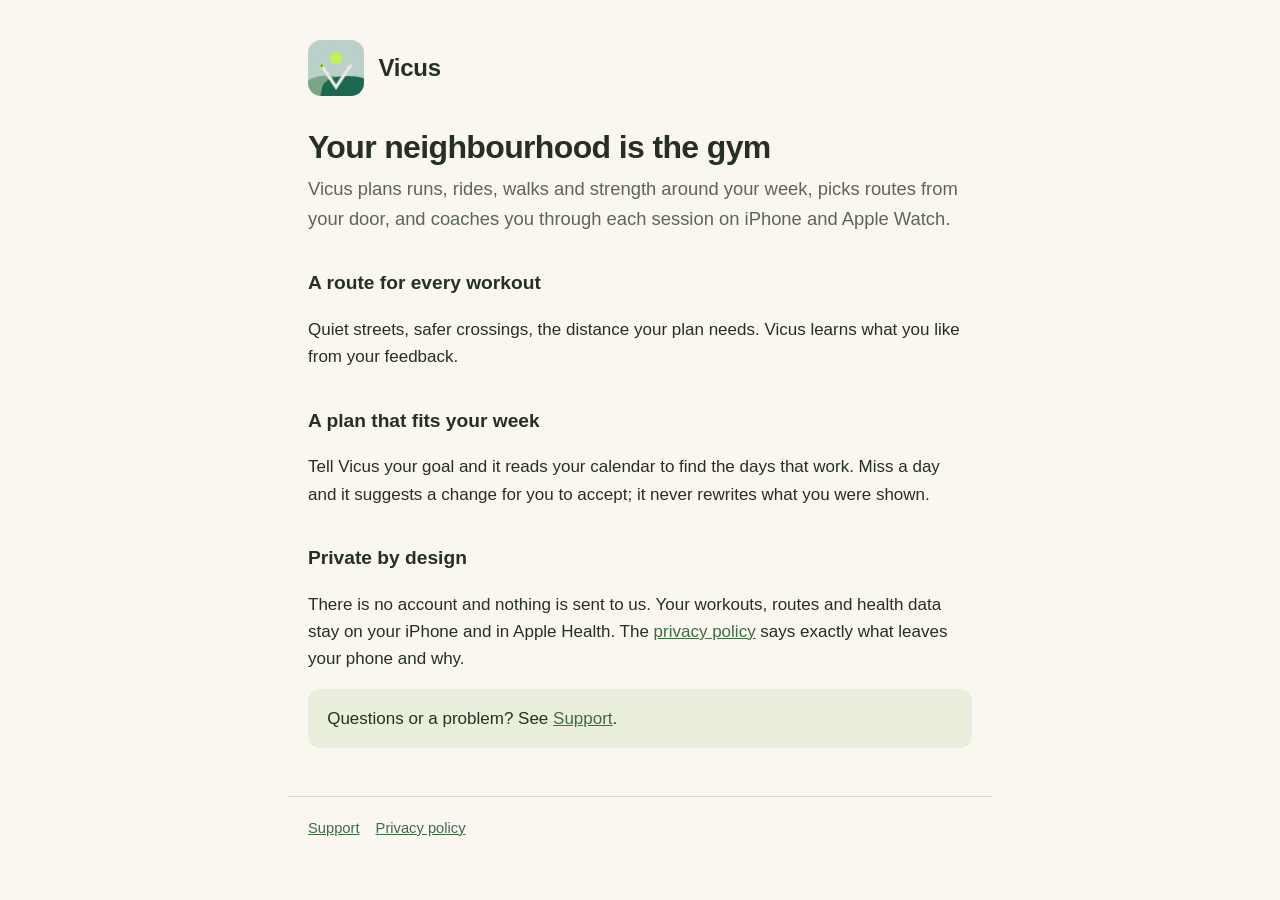
<file: index.html>
<!doctype html>
<html lang="en">
<head>
<meta charset="utf-8">
<meta name="viewport" content="width=device-width, initial-scale=1">
<title>Vicus</title>
<meta name="description" content="Vicus plans runs, rides, walks and strength around your week, picks routes from your door, and coaches you through each session.">
<link rel="icon" href="favicon.png">
<link rel="stylesheet" href="style.css">
</head>
<body>
<header><img src="icon.png" alt=""><a href="./">Vicus</a></header>
<main>
<h1>Your neighbourhood is the gym</h1>
<p class="lead">Vicus plans runs, rides, walks and strength around your week, picks routes from your door, and coaches you through each session on iPhone and Apple Watch.</p>

<h2>A route for every workout</h2>
<p>Quiet streets, safer crossings, the distance your plan needs. Vicus learns what you like from your feedback.</p>

<h2>A plan that fits your week</h2>
<p>Tell Vicus your goal and it reads your calendar to find the days that work. Miss a day and it suggests a change for you to accept; it never rewrites what you were shown.</p>

<h2>Private by design</h2>
<p>There is no account and nothing is sent to us. Your workouts, routes and health data stay on your iPhone and in Apple Health. The <a href="privacy.html">privacy policy</a> says exactly what leaves your phone and why.</p>

<p class="note">Questions or a problem? See <a href="support.html">Support</a>.</p>
</main>
<footer><a href="support.html">Support</a><a href="privacy.html">Privacy policy</a></footer>
</body>
</html>
</file>
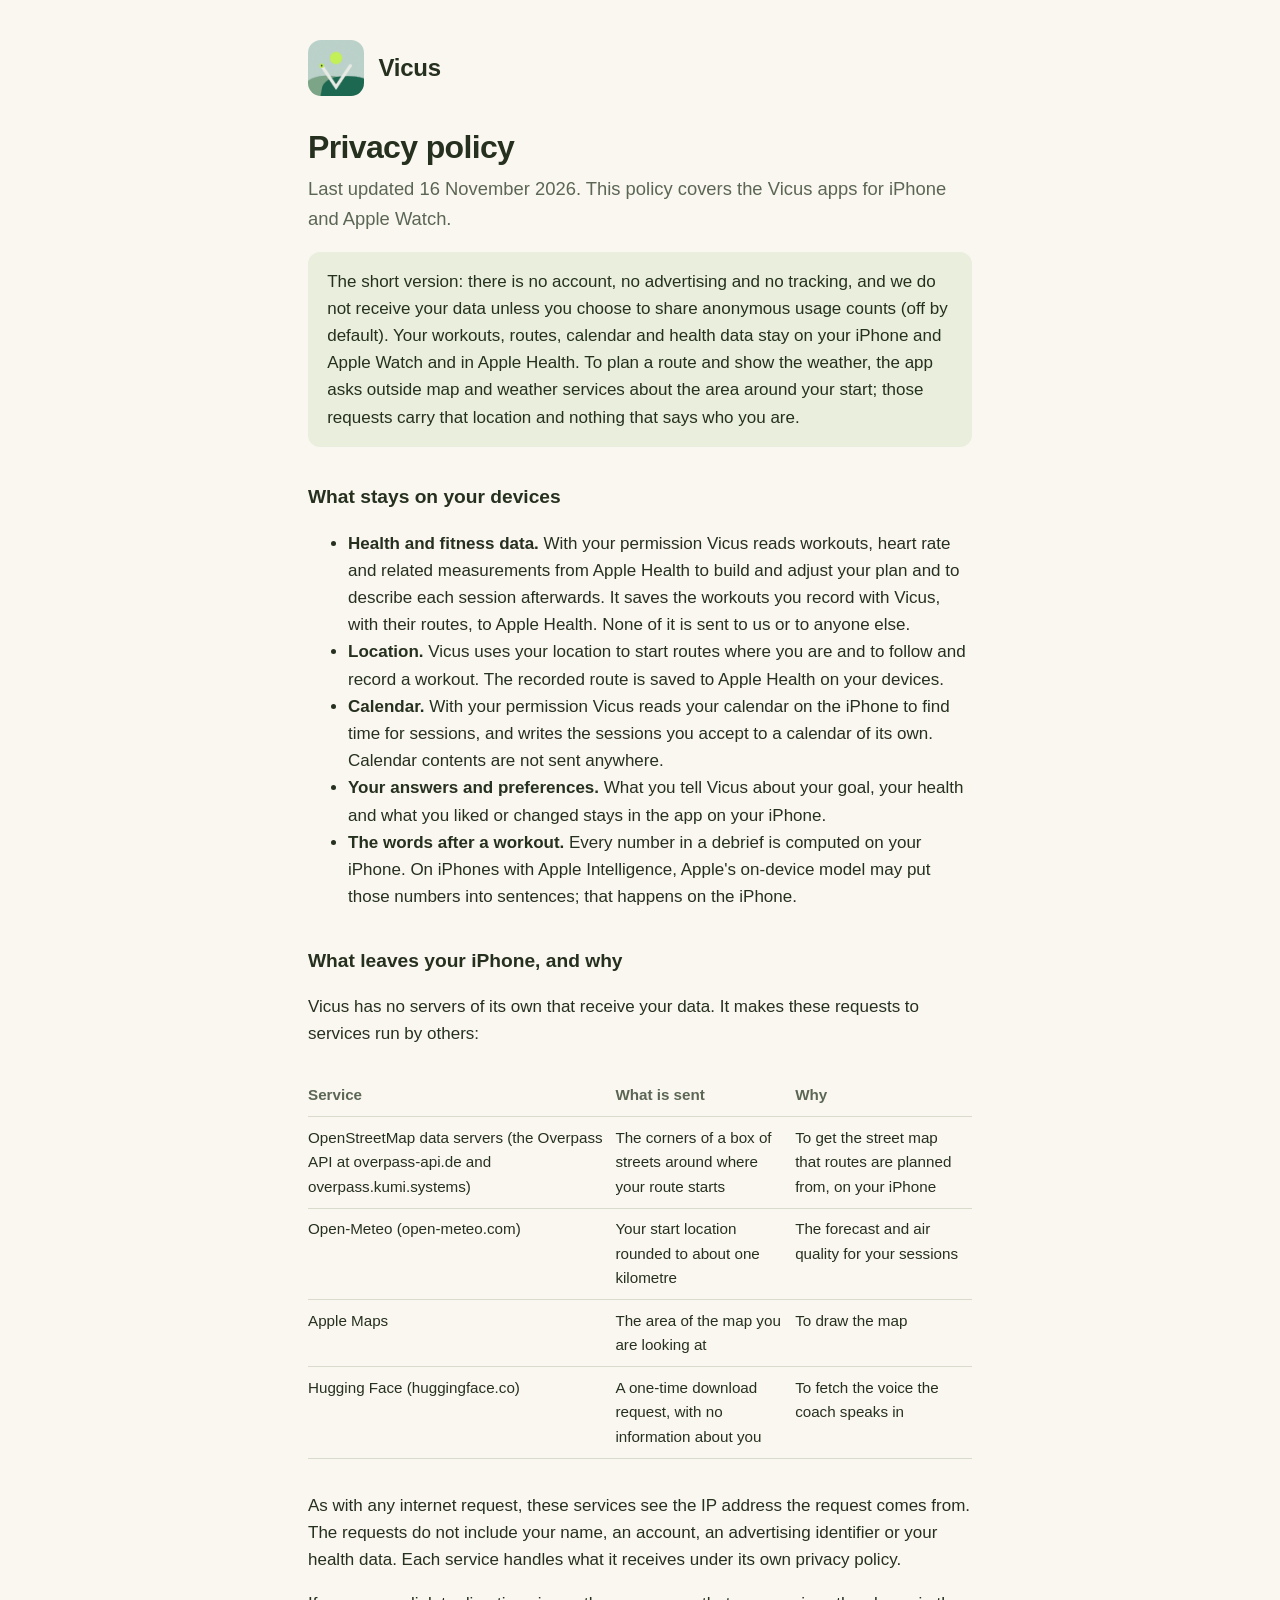
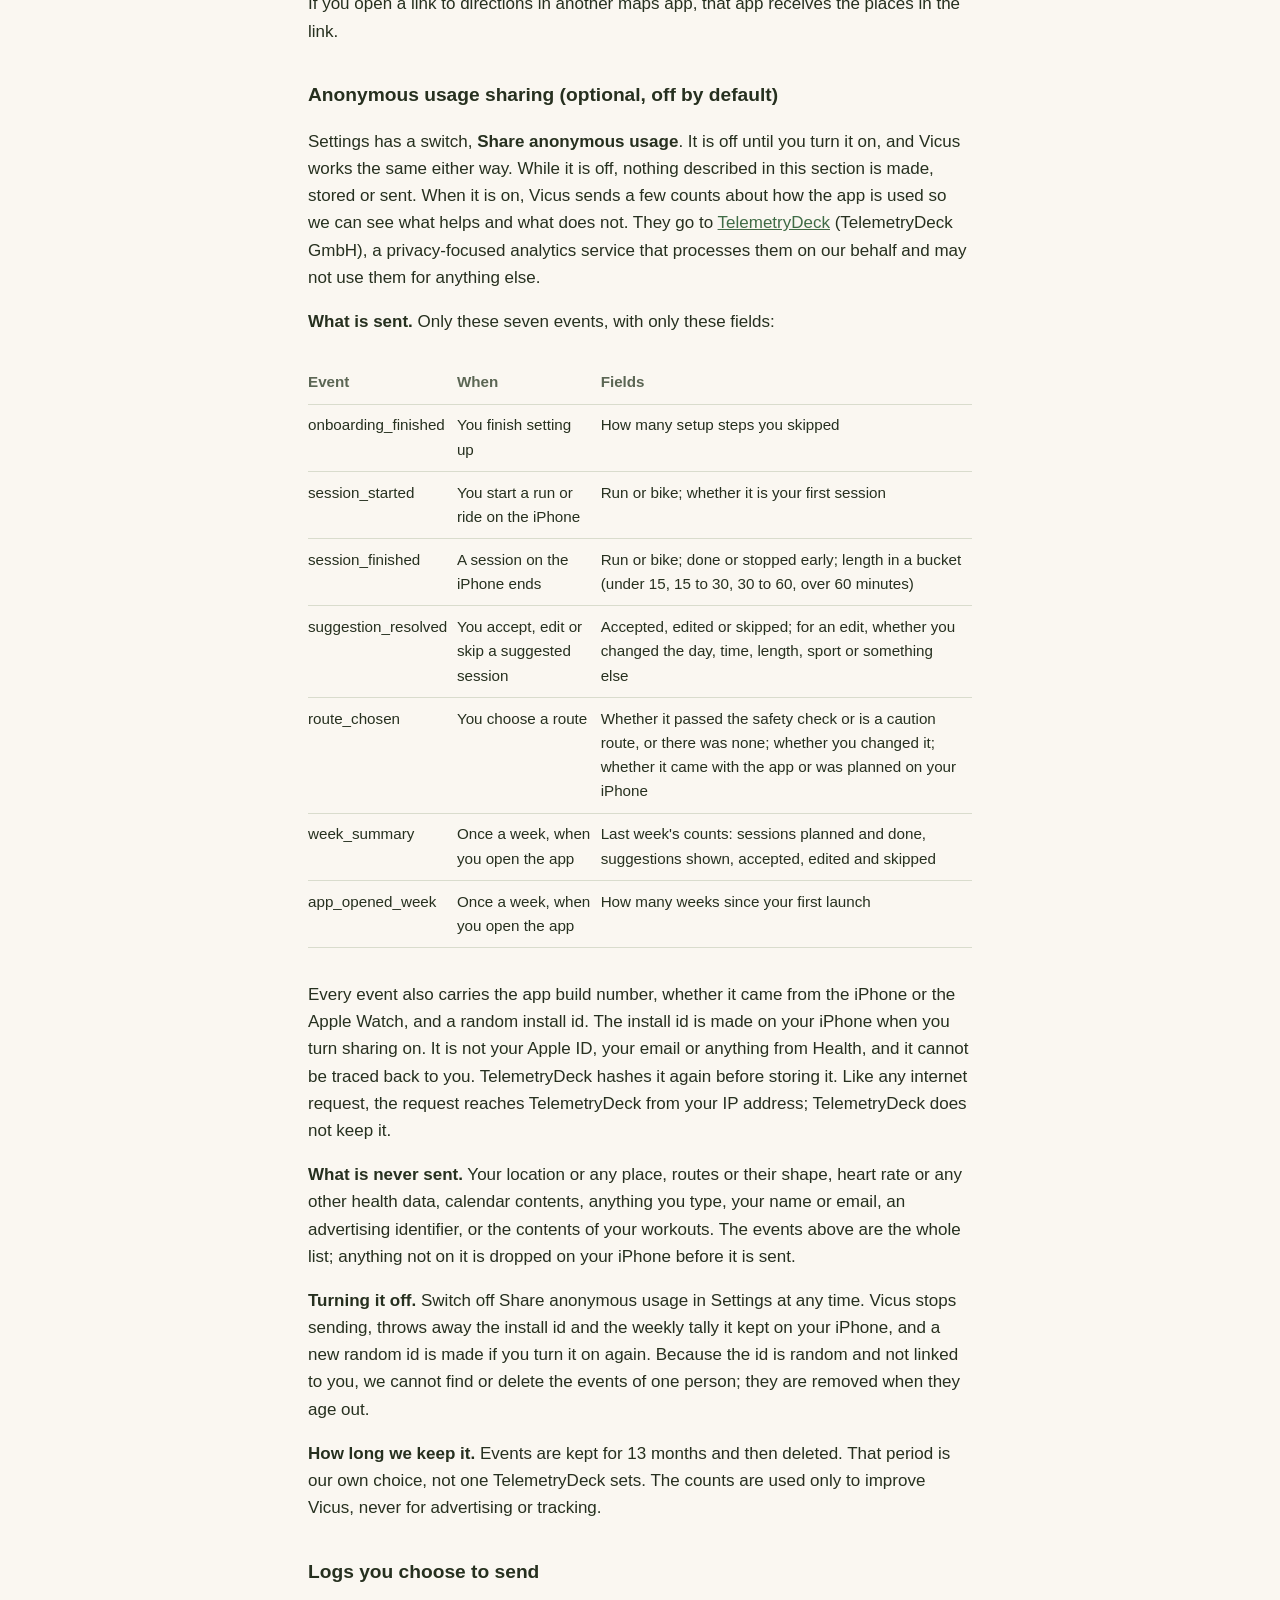
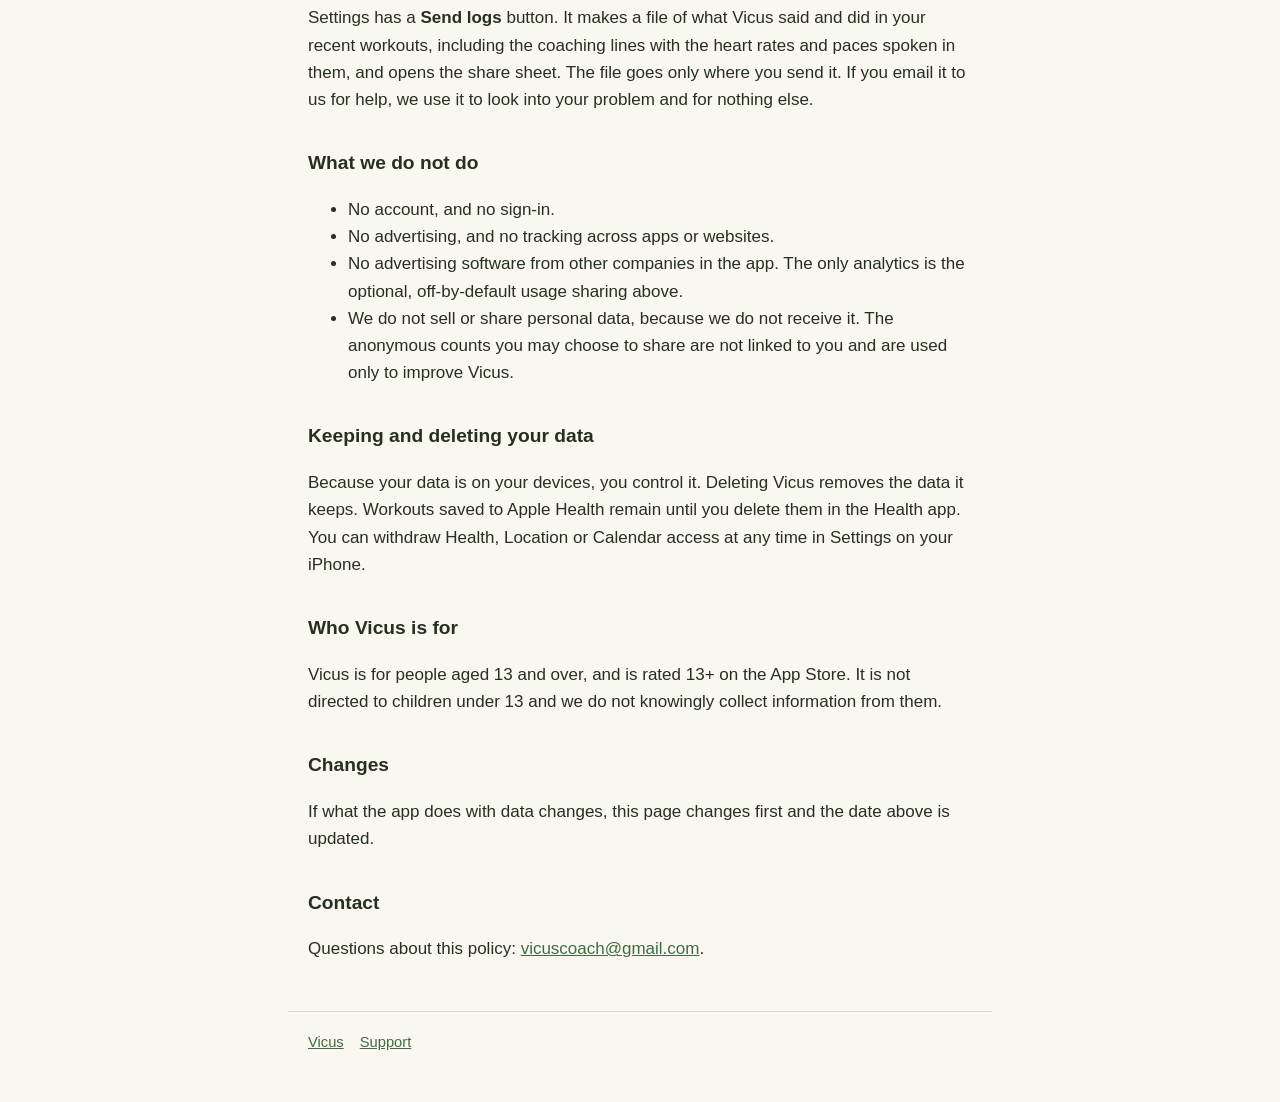
<file: privacy.html>
<!doctype html>
<html lang="en">
<head>
<meta charset="utf-8">
<meta name="viewport" content="width=device-width, initial-scale=1">
<title>Vicus Privacy Policy</title>
<meta name="description" content="What Vicus does with your data: what stays on your iPhone and watch, and the few things that leave them.">
<link rel="icon" href="favicon.png">
<link rel="stylesheet" href="style.css">
</head>
<body>
<header><img src="icon.png" alt=""><a href="./">Vicus</a></header>
<main>
<h1>Privacy policy</h1>
<p class="lead">Last updated 16 November 2026. This policy covers the Vicus apps for iPhone and Apple Watch.</p>

<p class="note">The short version: there is no account, no advertising and no tracking, and we do not receive your data unless you choose to share anonymous usage counts (off by default). Your workouts, routes, calendar and health data stay on your iPhone and Apple Watch and in Apple Health. To plan a route and show the weather, the app asks outside map and weather services about the area around your start; those requests carry that location and nothing that says who you are.</p>

<h2>What stays on your devices</h2>
<ul>
<li><strong>Health and fitness data.</strong> With your permission Vicus reads workouts, heart rate and related measurements from Apple Health to build and adjust your plan and to describe each session afterwards. It saves the workouts you record with Vicus, with their routes, to Apple Health. None of it is sent to us or to anyone else.</li>
<li><strong>Location.</strong> Vicus uses your location to start routes where you are and to follow and record a workout. The recorded route is saved to Apple Health on your devices.</li>
<li><strong>Calendar.</strong> With your permission Vicus reads your calendar on the iPhone to find time for sessions, and writes the sessions you accept to a calendar of its own. Calendar contents are not sent anywhere.</li>
<li><strong>Your answers and preferences.</strong> What you tell Vicus about your goal, your health and what you liked or changed stays in the app on your iPhone.</li>
<li><strong>The words after a workout.</strong> Every number in a debrief is computed on your iPhone. On iPhones with Apple Intelligence, Apple's on-device model may put those numbers into sentences; that happens on the iPhone.</li>
</ul>

<h2>What leaves your iPhone, and why</h2>
<p>Vicus has no servers of its own that receive your data. It makes these requests to services run by others:</p>
<div class="wide">
<table>
<tr><th>Service</th><th>What is sent</th><th>Why</th></tr>
<tr><td>OpenStreetMap data servers (the Overpass API at overpass-api.de and overpass.kumi.systems)</td><td>The corners of a box of streets around where your route starts</td><td>To get the street map that routes are planned from, on your iPhone</td></tr>
<tr><td>Open-Meteo (open-meteo.com)</td><td>Your start location rounded to about one kilometre</td><td>The forecast and air quality for your sessions</td></tr>
<tr><td>Apple Maps</td><td>The area of the map you are looking at</td><td>To draw the map</td></tr>
<tr><td>Hugging Face (huggingface.co)</td><td>A one-time download request, with no information about you</td><td>To fetch the voice the coach speaks in</td></tr>
</table>
</div>
<p>As with any internet request, these services see the IP address the request comes from. The requests do not include your name, an account, an advertising identifier or your health data. Each service handles what it receives under its own privacy policy.</p>
<p>If you open a link to directions in another maps app, that app receives the places in the link.</p>

<h2>Anonymous usage sharing (optional, off by default)</h2>
<p>Settings has a switch, <strong>Share anonymous usage</strong>. It is off until you turn it on, and Vicus works the same either way. While it is off, nothing described in this section is made, stored or sent. When it is on, Vicus sends a few counts about how the app is used so we can see what helps and what does not. They go to <a href="https://telemetrydeck.com">TelemetryDeck</a> (TelemetryDeck GmbH), a privacy-focused analytics service that processes them on our behalf and may not use them for anything else.</p>
<p><strong>What is sent.</strong> Only these seven events, with only these fields:</p>
<div class="wide">
<table>
<tr><th>Event</th><th>When</th><th>Fields</th></tr>
<tr><td>onboarding_finished</td><td>You finish setting up</td><td>How many setup steps you skipped</td></tr>
<tr><td>session_started</td><td>You start a run or ride on the iPhone</td><td>Run or bike; whether it is your first session</td></tr>
<tr><td>session_finished</td><td>A session on the iPhone ends</td><td>Run or bike; done or stopped early; length in a bucket (under 15, 15 to 30, 30 to 60, over 60 minutes)</td></tr>
<tr><td>suggestion_resolved</td><td>You accept, edit or skip a suggested session</td><td>Accepted, edited or skipped; for an edit, whether you changed the day, time, length, sport or something else</td></tr>
<tr><td>route_chosen</td><td>You choose a route</td><td>Whether it passed the safety check or is a caution route, or there was none; whether you changed it; whether it came with the app or was planned on your iPhone</td></tr>
<tr><td>week_summary</td><td>Once a week, when you open the app</td><td>Last week's counts: sessions planned and done, suggestions shown, accepted, edited and skipped</td></tr>
<tr><td>app_opened_week</td><td>Once a week, when you open the app</td><td>How many weeks since your first launch</td></tr>
</table>
</div>
<p>Every event also carries the app build number, whether it came from the iPhone or the Apple Watch, and a random install id. The install id is made on your iPhone when you turn sharing on. It is not your Apple ID, your email or anything from Health, and it cannot be traced back to you. TelemetryDeck hashes it again before storing it. Like any internet request, the request reaches TelemetryDeck from your IP address; TelemetryDeck does not keep it.</p>
<p><strong>What is never sent.</strong> Your location or any place, routes or their shape, heart rate or any other health data, calendar contents, anything you type, your name or email, an advertising identifier, or the contents of your workouts. The events above are the whole list; anything not on it is dropped on your iPhone before it is sent.</p>
<p><strong>Turning it off.</strong> Switch off Share anonymous usage in Settings at any time. Vicus stops sending, throws away the install id and the weekly tally it kept on your iPhone, and a new random id is made if you turn it on again. Because the id is random and not linked to you, we cannot find or delete the events of one person; they are removed when they age out.</p>
<p><strong>How long we keep it.</strong> Events are kept for 13 months and then deleted. That period is our own choice, not one TelemetryDeck sets. The counts are used only to improve Vicus, never for advertising or tracking.</p>

<h2>Logs you choose to send</h2>
<p>Settings has a <strong>Send logs</strong> button. It makes a file of what Vicus said and did in your recent workouts, including the coaching lines with the heart rates and paces spoken in them, and opens the share sheet. The file goes only where you send it. If you email it to us for help, we use it to look into your problem and for nothing else.</p>

<h2>What we do not do</h2>
<ul>
<li>No account, and no sign-in.</li>
<li>No advertising, and no tracking across apps or websites.</li>
<li>No advertising software from other companies in the app. The only analytics is the optional, off-by-default usage sharing above.</li>
<li>We do not sell or share personal data, because we do not receive it. The anonymous counts you may choose to share are not linked to you and are used only to improve Vicus.</li>
</ul>

<h2>Keeping and deleting your data</h2>
<p>Because your data is on your devices, you control it. Deleting Vicus removes the data it keeps. Workouts saved to Apple Health remain until you delete them in the Health app. You can withdraw Health, Location or Calendar access at any time in Settings on your iPhone.</p>

<h2>Who Vicus is for</h2>
<p>Vicus is for people aged 13 and over, and is rated 13+ on the App Store. It is not directed to children under 13 and we do not knowingly collect information from them.</p>

<h2>Changes</h2>
<p>If what the app does with data changes, this page changes first and the date above is updated.</p>

<h2>Contact</h2>
<p>Questions about this policy: <a href="mailto:vicuscoach@gmail.com">vicuscoach@gmail.com</a>.</p>
</main>
<footer><a href="./">Vicus</a><a href="support.html">Support</a></footer>
</body>
</html>
</file>
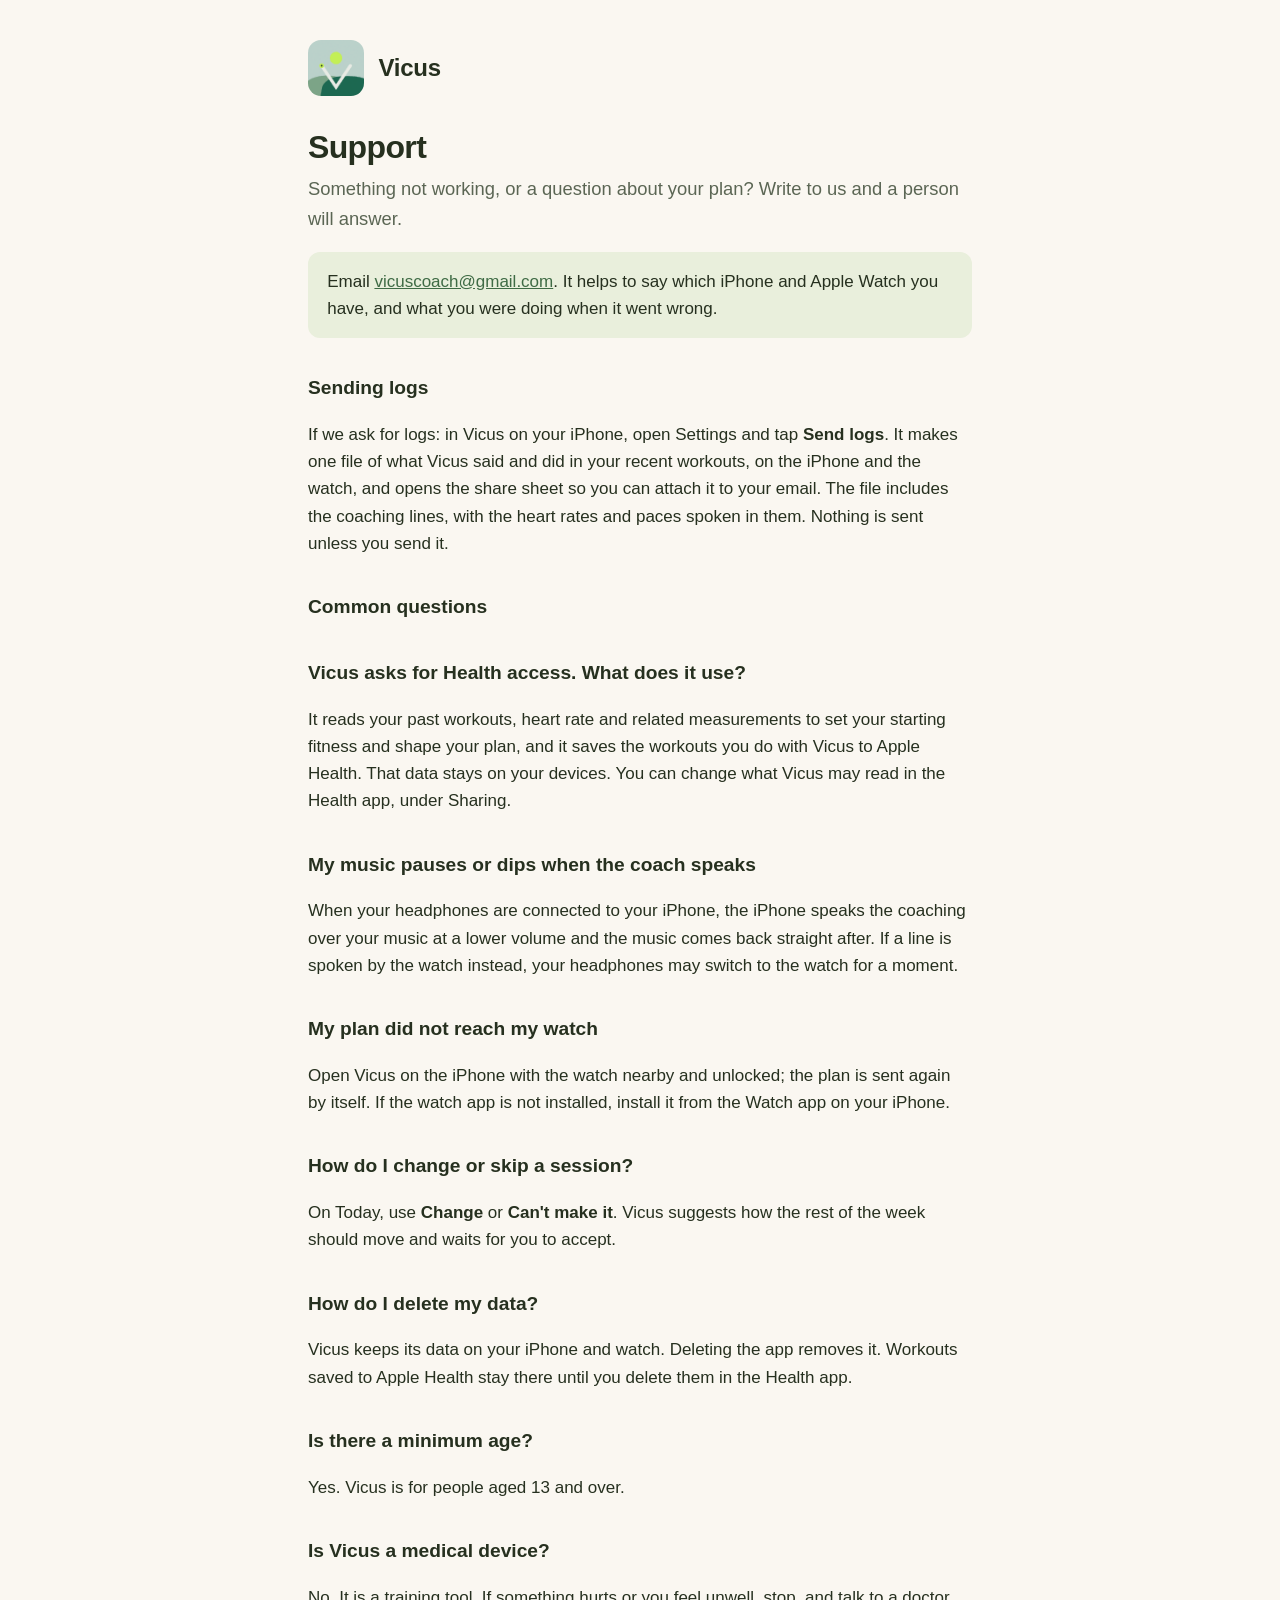
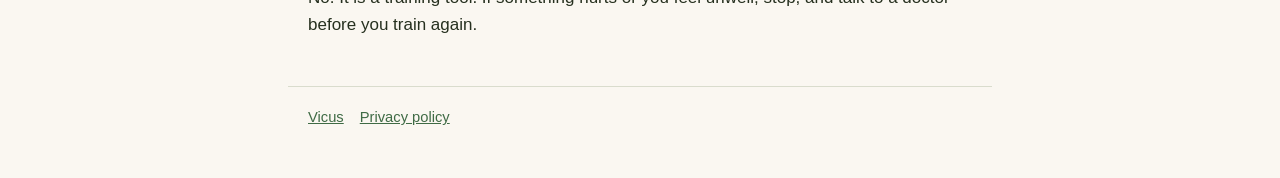
<file: support.html>
<!doctype html>
<html lang="en">
<head>
<meta charset="utf-8">
<meta name="viewport" content="width=device-width, initial-scale=1">
<title>Vicus Support</title>
<meta name="description" content="Help with Vicus: how to get in touch, and answers to common questions.">
<link rel="icon" href="favicon.png">
<link rel="stylesheet" href="style.css">
</head>
<body>
<header><img src="icon.png" alt=""><a href="./">Vicus</a></header>
<main>
<h1>Support</h1>
<p class="lead">Something not working, or a question about your plan? Write to us and a person will answer.</p>

<p class="note">Email <a href="mailto:vicuscoach@gmail.com">vicuscoach@gmail.com</a>. It helps to say which iPhone and Apple Watch you have, and what you were doing when it went wrong.</p>

<h2>Sending logs</h2>
<p>If we ask for logs: in Vicus on your iPhone, open Settings and tap <strong>Send logs</strong>. It makes one file of what Vicus said and did in your recent workouts, on the iPhone and the watch, and opens the share sheet so you can attach it to your email. The file includes the coaching lines, with the heart rates and paces spoken in them. Nothing is sent unless you send it.</p>

<h2>Common questions</h2>

<h2>Vicus asks for Health access. What does it use?</h2>
<p>It reads your past workouts, heart rate and related measurements to set your starting fitness and shape your plan, and it saves the workouts you do with Vicus to Apple Health. That data stays on your devices. You can change what Vicus may read in the Health app, under Sharing.</p>

<h2>My music pauses or dips when the coach speaks</h2>
<p>When your headphones are connected to your iPhone, the iPhone speaks the coaching over your music at a lower volume and the music comes back straight after. If a line is spoken by the watch instead, your headphones may switch to the watch for a moment.</p>

<h2>My plan did not reach my watch</h2>
<p>Open Vicus on the iPhone with the watch nearby and unlocked; the plan is sent again by itself. If the watch app is not installed, install it from the Watch app on your iPhone.</p>

<h2>How do I change or skip a session?</h2>
<p>On Today, use <strong>Change</strong> or <strong>Can't make it</strong>. Vicus suggests how the rest of the week should move and waits for you to accept.</p>

<h2>How do I delete my data?</h2>
<p>Vicus keeps its data on your iPhone and watch. Deleting the app removes it. Workouts saved to Apple Health stay there until you delete them in the Health app.</p>

<h2>Is there a minimum age?</h2>
<p>Yes. Vicus is for people aged 13 and over.</p>

<h2>Is Vicus a medical device?</h2>
<p>No. It is a training tool. If something hurts or you feel unwell, stop, and talk to a doctor before you train again.</p>
</main>
<footer><a href="./">Vicus</a><a href="privacy.html">Privacy policy</a></footer>
</body>
</html>
</file>
<file: style.css>
:root { --ink: #26301f; --soft: #5b6654; --paper: #faf7f1; --wash: #e9efdc; --accent: #3f6b45; --line: #d9dccd; }
@media (prefers-color-scheme: dark) {
  :root { --ink: #eef0e6; --soft: #b3bba9; --paper: #171b14; --wash: #20261b; --accent: #9fd0a4; --line: #333a2c; }
}
* { box-sizing: border-box; }
html { -webkit-text-size-adjust: 100%; }
body { margin: 0; background: var(--paper); color: var(--ink); font: 17px/1.6 -apple-system, "Avenir Next", "Segoe UI", Helvetica, Arial, sans-serif; }
main, header, footer { max-width: 44rem; margin: 0 auto; padding: 0 1.25rem; }
header { padding-top: 2.5rem; display: flex; align-items: center; gap: .9rem; }
header img { width: 56px; height: 56px; border-radius: 13px; }
header a { color: var(--ink); text-decoration: none; font-weight: 800; font-size: 1.5rem; letter-spacing: -.01em; }
h1 { font-size: 2rem; line-height: 1.2; margin: 2rem 0 .5rem; letter-spacing: -.02em; }
h2 { font-size: 1.2rem; margin: 2.2rem 0 .4rem; }
p, li { color: var(--ink); }
.lead { font-size: 1.15rem; color: var(--soft); margin-top: 0; }
.note { background: var(--wash); border-radius: 12px; padding: 1rem 1.2rem; }
a { color: var(--accent); }
table { border-collapse: collapse; width: 100%; margin: .6rem 0 1rem; font-size: .95rem; }
th, td { text-align: left; vertical-align: top; padding: .55rem .6rem .55rem 0; border-bottom: 1px solid var(--line); }
th { color: var(--soft); font-weight: 600; }
.wide { overflow-x: auto; }
footer { margin-top: 3rem; padding-top: 1.2rem; padding-bottom: 3rem; border-top: 1px solid var(--line); color: var(--soft); font-size: .92rem; }
footer a { margin-right: 1rem; }
</file>
